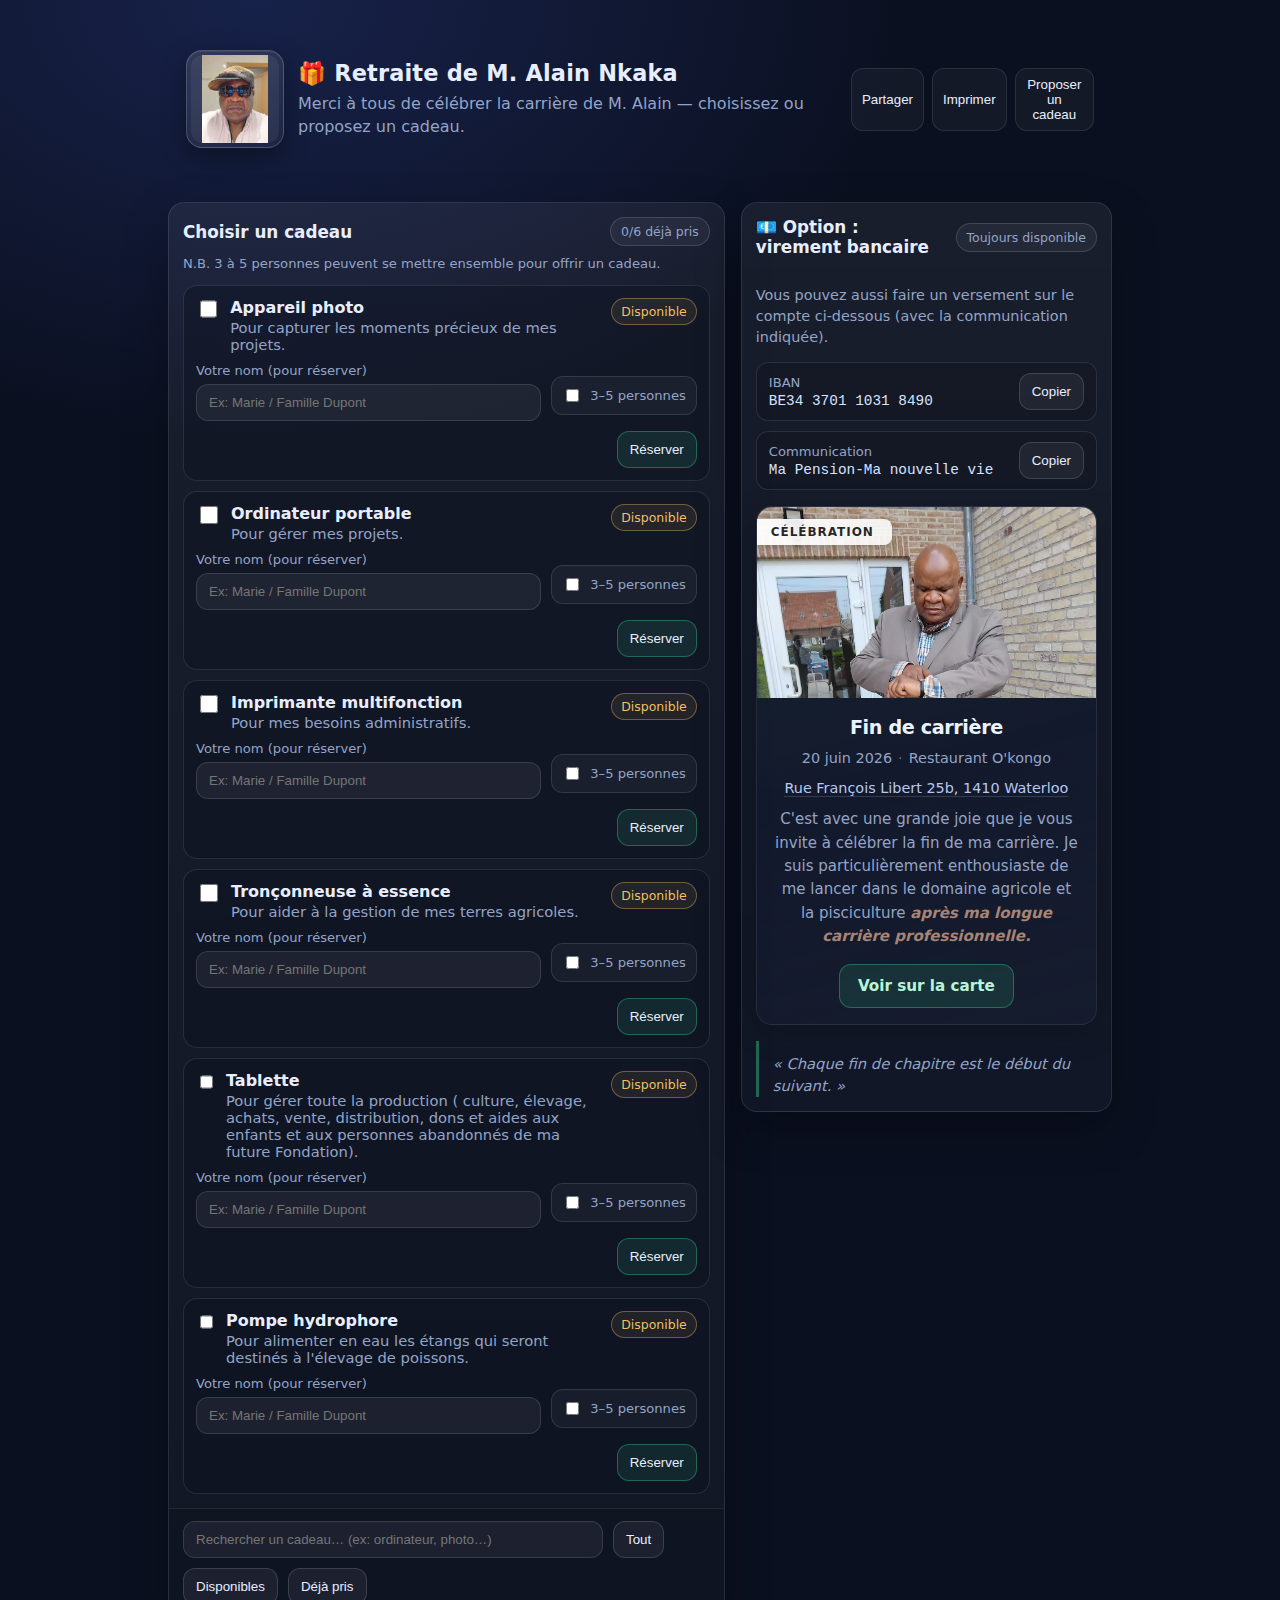
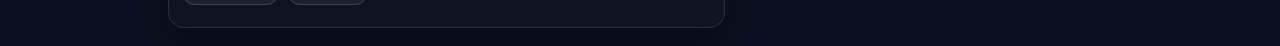
<file: index.html>
<!doctype html>
<html lang="fr">
<head>
  <meta charset="utf-8" />
  <meta name="viewport" content="width=device-width, initial-scale=1" />
  <title>Liste de cadeaux – Fin de carrière</title>
  <link rel="stylesheet" href="style.css" />
</head>

<body>
  <header>
    <div class="hero">
      <div id="avatar" class="avatar">
        <img src="al2.webp" alt="Portrait d'Alain Nkaka" class="avatar-img" width="88" height="88">
      </div>
      <div class="hero-text">
        <h1>🎁 Retraite de M. Alain Nkaka</h1>
        <p class="lead">Merci à tous de célébrer la carrière de M. Alain — choisissez ou proposez un cadeau.</p>
        <!-- <div class="muted-note">Les réservations sont enregistrées localement sur cet appareil (localStorage).</div> -->
        
      </div>
      <div class="hero-actions">
        <button class="action-btn" id="shareBtn">Partager</button>
        <button class="action-btn" id="printBtn">Imprimer</button>
        <button class="action-btn" id="openAddGift">Proposer un cadeau</button>
      </div>
    </div>
  </header>

  <main>
    <section class="card" aria-label="Liste de cadeaux">
      <div class="hd">
        <h2>Choisir un cadeau</h2>
        <span class="badge" id="stats">—</span>
      </div>
      <p class="small gift-note">N.B. 3 à 5 personnes peuvent se mettre ensemble pour offrir un cadeau.</p>
      <div class="content">
        <ul class="list" id="giftList" aria-live="polite"></ul>
      </div>

      <div class="toolbar">
        <div class="left">
          <input id="search" type="search" placeholder="Rechercher un cadeau… (ex: ordinateur, photo…)" autocomplete="off" />
          <button id="showAll">Tout</button>
          <button id="showAvailable">Disponibles</button>
          <button id="showTaken">Déjà pris</button>
        </div>
        <div class="right">
          <button id="reset" data-action="reset" title="Effacer les réservations dans ce navigateur">Réinitialiser</button>
        </div>
      </div>
    </section>

    <aside class="card" aria-label="Infos virement">
      <div class="hd">
        <h2>💶 Option : virement bancaire</h2>
        <span class="badge">Toujours disponible</span>
      </div>
      <div class="content">
        <p class="note">
          Vous pouvez aussi faire un versement sur le compte ci-dessous (avec la communication indiquée).
        </p>

        <div class="copyline">
          <div>
            <div class="small">IBAN</div>
            <code id="iban">BE34 3701 1031 8490</code>
          </div>
          <button class="btn" data-copy="#iban">Copier</button>
        </div>

        <div class="copyline">
          <div>
            <div class="small">Communication</div>
            <code id="comm">Ma Pension-Ma nouvelle vie</code>
          </div>
          <button class="btn" data-copy="#comm">Copier</button>
        </div>

        <div class="announcement" role="note" aria-label="Annonce célébration">
          <div class="announce-body">
            <div class="announce-hero-wrap">
              <img src="al1.webp" alt="Restaurant O'kongo — Rue François Libert 25b, 1410 Waterloo" class="announce-hero" />
              <span class="announce-ribbon">Célébration</span>
            </div>
            <div class="announce-content">
              <h3 class="announce-title">Fin de carrière</h3>
              <p class="announce-meta-line">
                <span class="announce-date">20 juin 2026</span>
                <span class="announce-dot">·</span>
                <span class="announce-venue">Restaurant O'kongo</span>
              </p>
              <p class="announce-address">
                <a href="https://www.google.com/maps/search/?api=1&query=Rue+Fran%C3%A7ois+Libert+25b+1410+Waterloo" target="_blank" rel="noopener">Rue François Libert 25b, 1410 Waterloo</a>
              </p>
              <p class="announce-text">C'est avec une grande joie que je vous invite à célébrer la fin de ma carrière. Je suis particulièrement enthousiaste de me lancer dans le domaine agricole et la pisciculture <span style="color: rgb(168, 132, 117); font-weight: 600; font-style: italic;">après ma longue carrière professionnelle.</span></p>
              <div class="announce-actions">
                <a class="btn announce-cta" href="https://www.google.com/maps/search/?api=1&query=Rue+Fran%C3%A7ois+Libert+25b+1410+Waterloo" target="_blank" rel="noopener">Voir sur la carte</a>
              </div>
            </div>
          </div>
        </div>

        <blockquote class="announce-quote" cite="">
          «&nbsp;Chaque fin de chapitre est le début du suivant.&nbsp;»
        </blockquote>
      </div>
    </aside>
  </main>

  <div class="toast" id="toast" role="status" aria-live="polite">Copié ✅</div>

  <!-- Modal : proposer un cadeau -->
  <div id="addGiftModal" class="modal" aria-hidden="true" role="dialog" aria-modal="true">
    <div class="modal-panel" role="document" tabindex="-1">
      <button class="modal-close" id="closeAddGift" aria-label="Fermer">✕</button>
      <h3>Proposer un cadeau</h3>
      <p class="small" style="margin-top:4px;">Votre proposition sera enregistrée localement sur votre appareil et partagée manuellement si vous le souhaitez.</p>
      <form id="addGiftForm">
        <label>Nom du cadeau
          <input id="giftTitle" type="text" required placeholder="Ex: Tablette graphique" autocomplete="off">
        </label>
        <label>Description
          <input id="giftDesc" type="text" placeholder="Courte description (facultatif)" autocomplete="off">
        </label>
        <div class="modal-actions">
          <button type="submit" class="btn primary">Ajouter</button>
          <button type="button" class="btn" id="cancelAddGift">Annuler</button>
        </div>
      </form>
    </div>
  </div>

  <!-- Modal : confirmation suppression -->
  <div id="deleteConfirmModal" class="modal modal--warning" aria-hidden="true" role="dialog" aria-modal="true" aria-labelledby="deleteConfirmTitle">
    <div class="modal-panel modal-panel--confirm" role="document" tabindex="-1">
      <button class="modal-close" id="closeDeleteConfirm" aria-label="Fermer">✕</button>
      <div class="confirm-icon" aria-hidden="true">⚠</div>
      <h3 id="deleteConfirmTitle" class="confirm-title">Supprimer ce cadeau ?</h3>
      <p id="deleteConfirmMessage" class="confirm-message">Ce cadeau sera retiré définitivement de la liste.</p>
      <div class="modal-actions modal-actions--confirm">
        <button type="button" class="btn" id="cancelDeleteConfirm">Annuler</button>
        <button type="button" class="btn danger" id="confirmDeleteBtn">Supprimer</button>
      </div>
    </div>
  </div>

<script src="main.js"></script>
</body>
</html>
</file>
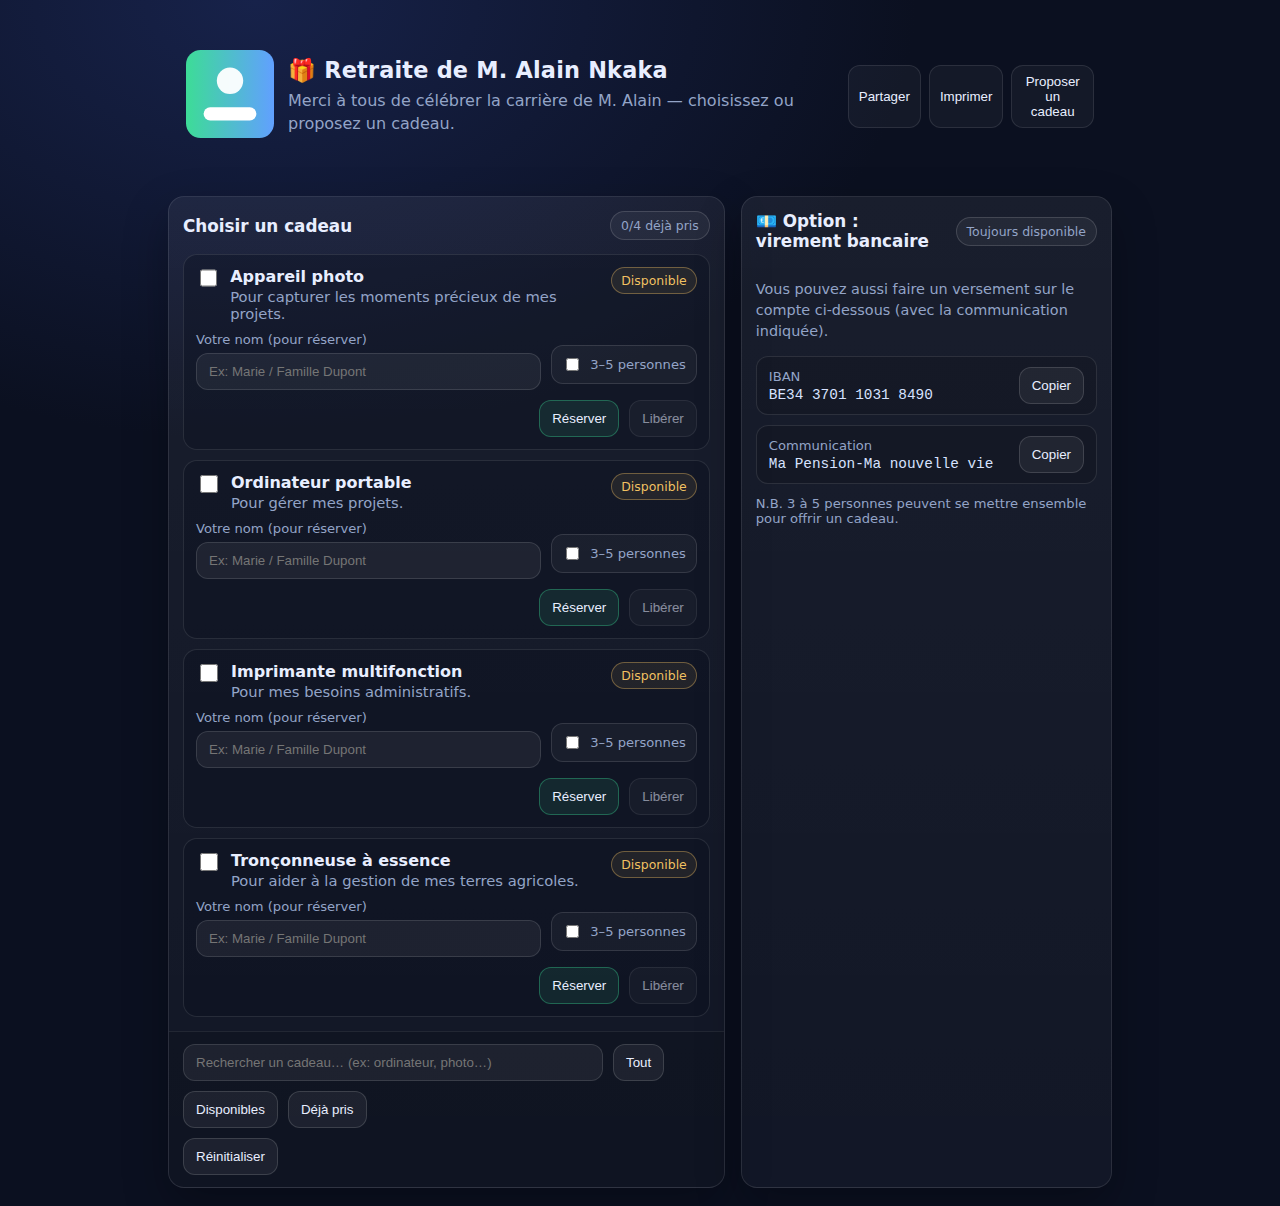
<file: html/index.html>
<!doctype html>
<html lang="fr">
<head>
  <meta charset="utf-8" />
  <meta name="viewport" content="width=device-width, initial-scale=1" />
  <title>Liste de cadeaux – Fin de carrière</title>
  <link rel="stylesheet" href="../css/style.css">
</head>

<body>
  <header>
    <div class="hero">
      <div class="avatar" aria-hidden="true">
        <svg viewBox="0 0 120 120" width="88" height="88" xmlns="http://www.w3.org/2000/svg" aria-hidden="true">
          <defs>
            <linearGradient id="g" x1="0" x2="1">
              <stop offset="0" stop-color="#3ddc97" />
              <stop offset="1" stop-color="#61a0ff" />
            </linearGradient>
          </defs>
          <rect rx="20" width="120" height="120" fill="url(#g)" />
          <g fill="#fff" transform="translate(18,20)">
            <circle cx="42" cy="22" r="18" opacity="0.95" />
            <rect x="6" y="58" width="72" height="18" rx="9" />
          </g>
        </svg>
      </div>
      <div class="hero-text">
        <h1>🎁 Retraite de M. Alain Nkaka</h1>
        <p class="lead">Merci à tous de célébrer la carrière de M. Alain — choisissez ou proposez un cadeau.</p>
        <!-- <div class="muted-note">Les réservations sont enregistrées localement sur cet appareil (localStorage).</div> -->
      </div>
      <div class="hero-actions">
        <button class="action-btn" id="shareBtn">Partager</button>
        <button class="action-btn" id="printBtn">Imprimer</button>
        <button class="action-btn" id="openAddGift">Proposer un cadeau</button>
      </div>
    </div>
  </header>

  <main>
    <section class="card" aria-label="Liste de cadeaux">
      <div class="hd">
        <h2>Choisir un cadeau</h2>
        <span class="badge" id="stats">—</span>
      </div>

      <div class="content">
        <ul class="list" id="giftList" aria-live="polite"></ul>
      </div>

      <div class="toolbar">
        <div class="left">
          <input id="search" type="search" placeholder="Rechercher un cadeau… (ex: ordinateur, photo…)" autocomplete="off" />
          <button id="showAll">Tout</button>
          <button id="showAvailable">Disponibles</button>
          <button id="showTaken">Déjà pris</button>
        </div>
        <div class="right">
          <button id="reset" title="Effacer les réservations dans ce navigateur">Réinitialiser</button>
        </div>
      </div>
    </section>

    <aside class="card" aria-label="Infos virement">
      <div class="hd">
        <h2>💶 Option : virement bancaire</h2>
        <span class="badge">Toujours disponible</span>
      </div>
      <div class="content">
        <p class="note">
          Vous pouvez aussi faire un versement sur le compte ci-dessous (avec la communication indiquée).
        </p>

        <div class="copyline">
          <div>
            <div class="small">IBAN</div>
            <code id="iban">BE34 3701 1031 8490</code>
          </div>
          <button class="btn" data-copy="#iban">Copier</button>
        </div>

        <div class="copyline">
          <div>
            <div class="small">Communication</div>
            <code id="comm">Ma Pension-Ma nouvelle vie</code>
          </div>
          <button class="btn" data-copy="#comm">Copier</button>
        </div>

        <p class="small" style="margin-top:12px;">
          N.B. 3 à 5 personnes peuvent se mettre ensemble pour offrir un cadeau.
        </p>
      </div>
    </aside>
  </main>

  <div class="toast" id="toast" role="status" aria-live="polite">Copié ✅</div>

  <!-- Modal : proposer un cadeau -->
  <div id="addGiftModal" class="modal" aria-hidden="true" role="dialog" aria-modal="true">
    <div class="modal-panel" role="document" tabindex="-1">
      <button class="modal-close" id="closeAddGift" aria-label="Fermer">✕</button>
      <h3>Proposer un cadeau</h3>
      <p class="small" style="margin-top:4px;">Votre proposition sera enregistrée localement sur votre appareil et partagée manuellement si vous le souhaitez.</p>
      <form id="addGiftForm">
        <label>Nom du cadeau
          <input id="giftTitle" type="text" required placeholder="Ex: Tablette graphique" autocomplete="off">
        </label>
        <label>Description
          <input id="giftDesc" type="text" placeholder="Courte description (facultatif)" autocomplete="off">
        </label>
        <div class="modal-actions">
          <button type="submit" class="btn primary">Ajouter</button>
          <button type="button" class="btn" id="cancelAddGift">Annuler</button>
        </div>
      </form>
    </div>
  </div>

<script src="../js/main.js"></script>
</body>
</html>
</file>
<file: style.css>
:root { --bg:#0b1020; --card:#121a33; --muted:#93a4c7; --text:#e8eeff; --ok:#3ddc97; --warn:#ffcc66; --danger:#ff6b6b; }
* { box-sizing: border-box; }
body {
  margin: 0; font-family: ui-sans-serif, system-ui, -apple-system, Segoe UI, Roboto, Arial, sans-serif;
  background: radial-gradient(1200px 800px at 20% 0%, #17224a 0%, var(--bg) 55%);
  color: var(--text);
}
header {
  padding: 28px 18px 14px;
  max-width: 980px; margin: 0 auto;
}
h1 { margin: 0 0 8px; font-size: 1.6rem; letter-spacing: 0.2px; }
p.lead { margin: 0; color: var(--muted); line-height: 1.45; }
main { max-width: 980px; margin: 0 auto; padding: 18px; display: grid; gap: 16px; grid-template-columns: 1.2fr 0.8fr; align-items: start; }
@media (max-width: 900px) { main { grid-template-columns: 1fr; } }

.card {
  background: linear-gradient(180deg, rgba(255,255,255,.06), rgba(255,255,255,.03));
  border: 1px solid rgba(255,255,255,.10);
  border-radius: 16px;
  box-shadow: 0 18px 45px rgba(0,0,0,.28);
  overflow: hidden;
}
.card .hd { padding: 14px 14px 0; display:flex; align-items:center; justify-content:space-between; gap: 10px; }
.gift-note {
  margin: 0;
  padding: 10px 14px 0 14px;
  max-width: 100%;
  box-sizing: border-box;
}
.card h2 { margin: 0; font-size: 1.05rem; }
.badge {
  font-size: .78rem; padding: 6px 10px; border-radius: 999px;
  border: 1px solid rgba(255,255,255,.14);
  color: var(--muted);
  background: rgba(255,255,255,.05);
  white-space: nowrap;
}
.content { padding: 14px; }

.toolbar {
  display:flex; gap: 10px; flex-wrap: wrap;
  align-items: center; justify-content: space-between;
  padding: 12px 14px; border-top: 1px solid rgba(255,255,255,.08);
  background: rgba(0,0,0,.12);
}
.toolbar .left { display:flex; gap: 10px; flex-wrap: wrap; align-items:center; }
.toolbar input[type="search"]{
  background: rgba(255,255,255,.06);
  border: 1px solid rgba(255,255,255,.12);
  color: var(--text);
  border-radius: 12px;
  padding: 10px 12px;
  width: min(420px, 70vw);
  outline: none;
}
.toolbar button{
  border: 1px solid rgba(255,255,255,.14);
  background: rgba(255,255,255,.06);
  color: var(--text);
  border-radius: 12px;
  padding: 10px 12px;
  cursor: pointer;
  transition: transform .05s ease, background .2s ease, border-color .2s ease;
}
.toolbar button:hover { background: rgba(255,255,255,.10); }
.toolbar button:active { transform: translateY(1px); }

ul.list { list-style: none; margin: 0; padding: 0; display: grid; gap: 10px; }
li.item {
  border: 1px solid rgba(255,255,255,.10);
  background: rgba(10, 14, 28, .35);
  border-radius: 14px;
  padding: 12px;
  display: grid;
  gap: 10px;
}
.row {
  display:flex; align-items: flex-start; justify-content: space-between; gap: 12px;
}
.title {
  display:flex; gap: 10px; align-items: flex-start;
}
.title input[type="checkbox"]{
  width: 18px; height: 18px; margin-top: 2px;
  accent-color: var(--ok);
}
.title .name { font-weight: 650; }
.title .desc { color: var(--muted); font-size: .92rem; margin-top: 2px; }
.meta {
  display:flex; gap: 8px; align-items:center; flex-wrap: wrap; justify-content:flex-end;
}
.tag {
  font-size: .78rem; padding: 5px 9px; border-radius: 999px;
  border: 1px solid rgba(255,255,255,.14);
  background: rgba(255,255,255,.05);
  color: var(--muted);
}
.tag.ok { border-color: rgba(61,220,151,.35); color: rgba(61,220,151,.95); background: rgba(61,220,151,.08); }
.tag.warn { border-color: rgba(255,204,102,.35); color: rgba(255,204,102,.95); background: rgba(255,204,102,.08); }

.reserve {
  display: grid; grid-template-columns: 1fr auto; gap: 10px; align-items: end;
}
.reserve label { display:block; font-size: .82rem; color: var(--muted); margin: 0 0 6px; }
.reserve input[type="text"]{
  width: 100%;
  background: rgba(255,255,255,.06);
  border: 1px solid rgba(255,255,255,.12);
  color: var(--text);
  border-radius: 12px;
  padding: 10px 12px;
  outline: none;
}
.reserve .group {
  display:flex; gap: 8px; align-items:center;
  padding: 9px 10px;
  border-radius: 12px;
  border: 1px solid rgba(255,255,255,.12);
  background: rgba(255,255,255,.04);
  color: var(--muted);
  user-select: none;
  white-space: nowrap;
}
.reserve .group input { accent-color: var(--warn); }
.actions { display:flex; gap: 10px; justify-content:flex-end; flex-wrap: wrap; }
.btn {
  border-radius: 12px; padding: 10px 12px; cursor:pointer;
  border: 1px solid rgba(255,255,255,.14);
  background: rgba(255,255,255,.06);
  color: var(--text);
}
.btn.primary { border-color: rgba(61,220,151,.35); background: rgba(61,220,151,.10); }
.btn.danger { border-color: rgba(255,107,107,.35); background: rgba(255,107,107,.08); }
.btn:disabled { opacity: .55; cursor: not-allowed; }
.purchased {
  opacity: .72;
  position: relative;
}
.purchased .name { text-decoration: line-through; text-decoration-thickness: 2px; }
.note {
  font-size: .9rem; color: var(--muted); line-height: 1.45;
}
.copyline {
  display:flex; gap: 10px; align-items:center; justify-content: space-between;
  padding: 10px 12px; border-radius: 12px;
  border: 1px solid rgba(255,255,255,.10);
  background: rgba(0,0,0,.12);
  margin-top: 10px;
}
code {
  font-family: ui-monospace, SFMono-Regular, Menlo, Monaco, Consolas, "Liberation Mono", "Courier New", monospace;
  font-size: .9rem;
  color: #d7e2ff;
}
.small { font-size: .82rem; color: var(--muted); }
.toast {
  position: fixed; bottom: 14px; left: 50%; transform: translateX(-50%);
  background: rgba(15, 22, 44, .95);
  border: 1px solid rgba(255,255,255,.12);
  padding: 10px 12px;
  border-radius: 999px;
  box-shadow: 0 15px 40px rgba(0,0,0,.35);
  opacity: 0; pointer-events: none;
  transition: opacity .2s ease, transform .2s ease;
}

/* admin-unlock removed: no visible unlock button */
.toast.show { opacity: 1; transform: translateX(-50%) translateY(-4px); }

/* Hero */
.hero { display:flex; gap:14px; align-items:center; max-width:980px; margin: 0 auto; padding: 22px 18px; }
.avatar {
  flex: 0 0 auto;
  min-width: 0;
  padding: 4px;
  border-radius: 16px;
  background: linear-gradient(145deg, rgba(255,255,255,.12), rgba(255,255,255,.04));
  border: 1px solid rgba(255,255,255,.18);
  box-shadow: 0 8px 24px rgba(0,0,0,.35), inset 0 1px 0 rgba(255,255,255,.08);
}
.avatar-img {
  width: 88px;
  height: 88px;
  border-radius: 12px;
  object-fit: contain;
  object-position: center center;
  display: block;
  background: rgba(255,255,255,.06);
  transition: filter .2s ease;
}
.avatar:hover .avatar-img { filter: brightness(1.05); }
.hero-text { flex: 1 1 auto; }
.hero-text h1 { margin: 0 0 6px; font-size: 1.4rem; }
.hero-actions { display:flex; gap:8px; }
.action-btn { border-radius: 12px; padding: 8px 10px; cursor: pointer; border: 1px solid rgba(255,255,255,.10); background: rgba(255,255,255,.04); color: var(--text); }
.action-btn:hover { background: rgba(255,255,255,.08); }

/* Visual admin indicator */
body.is-admin .hero-actions::after {
  content: "Admin";
  display: inline-block;
  margin-left: 10px;
  font-size: .82rem;
  padding: 6px 8px;
  border-radius: 10px;
  color: var(--ok);
  background: rgba(61,220,151,.06);
  border: 1px solid rgba(61,220,151,.12);
}

/* ——— Carte Célébration / Fin de carrière ——— */
.announcement {
  margin-top: 16px;
  margin-bottom: 16px;
  background: linear-gradient(165deg, rgba(61,220,151,.06) 0%, rgba(18,26,51,.4) 50%, rgba(97,160,255,.03) 100%);
  border: 1px solid rgba(255,255,255,.08);
  border-radius: 16px;
  overflow: hidden;
  box-shadow: 0 8px 32px rgba(0,0,0,.2), inset 0 1px 0 rgba(255,255,255,.04);
  color: var(--text);
  min-width: 0;
}
.announce-body { display: block; min-width: 0; }
.announce-hero-wrap {
  position: relative;
  border-radius: 0;
  overflow: hidden;
  aspect-ratio: 16 / 9;
  max-height: 200px;
  background: rgba(0,0,0,.2);
}
.announce-hero {
  width: 100%;
  height: 100%;
  object-fit: cover;
  object-position: center top;
  display: block;
  border: none;
  margin: 0;
  vertical-align: middle;
  filter: saturate(1.05) contrast(1.02);
}
.announce-ribbon {
  position: absolute;
  top: 12px;
  left: 0;
  font-size: .75rem;
  font-weight: 700;
  letter-spacing: .08em;
  text-transform: uppercase;
  color: rgba(0,0,0,.85);
  background: linear-gradient(90deg, rgba(255,255,255,.95), rgba(255,255,255,.85));
  padding: 6px 14px;
  padding-right: 18px;
  border-radius: 0 8px 8px 0;
  box-shadow: 0 2px 12px rgba(0,0,0,.25);
}
.announce-content {
  padding: 18px 16px 16px;
  text-align: center;
}
.announce-title {
  margin: 0 0 8px;
  font-size: 1.2rem;
  font-weight: 800;
  letter-spacing: -.02em;
  color: #eaf3ff;
  line-height: 1.25;
}
.announce-meta-line {
  display: flex;
  align-items: center;
  justify-content: center;
  gap: 6px;
  flex-wrap: wrap;
  margin: 0 0 12px;
  font-size: .9rem;
  color: var(--muted);
  line-height: 1.4;
}
.announce-dot { opacity: .6; user-select: none; }
.announce-address {
  margin: 0 0 12px;
  font-size: .9rem;
  color: var(--muted);
}
.announce-address a {
  color: #b8c8f0;
  text-decoration: none;
  border-bottom: 1px solid rgba(255,255,255,.15);
}
.announce-address a:hover { color: var(--text); border-bottom-color: rgba(255,255,255,.3); }
.announce-text {
  margin: 0 0 16px;
  font-size: .94rem;
  line-height: 1.55;
  color: var(--muted);
  max-width: 38ch;
  margin-left: auto;
  margin-right: auto;
}
.announce-actions {
  display: flex;
  justify-content: center;
  align-items: center;
  margin: 0;
}
.announce-cta {
  padding: 10px 18px;
  min-height: 44px;
  border-radius: 12px;
  font-size: .95rem;
  font-weight: 600;
  text-decoration: none;
  text-align: center;
  border: 1px solid rgba(61,220,151,.35);
  background: rgba(61,220,151,.12);
  color: #b8f5d8;
  transition: transform .15s ease, box-shadow .2s ease, background .2s ease;
  display: inline-flex;
  align-items: center;
  justify-content: center;
}
.announce-cta:hover,
.announce-cta:focus {
  background: rgba(61,220,151,.2);
  box-shadow: 0 8px 24px rgba(61,220,151,.15);
  transform: translateY(-2px);
}
.announce-cta:focus { outline: 2px solid rgba(61,220,151,.4); outline-offset: 2px; }

.announce-quote {
  margin: 16px 0 0;
  padding: 12px 0 0 14px;
  border-left: 3px solid rgba(61,220,151,.4);
  font-size: .92rem;
  font-style: italic;
  color: var(--muted);
  line-height: 1.5;
}

@media (prefers-reduced-motion: reduce) {
  .announce-cta { transition: none; }
  .announce-cta:hover { transform: none; }
}

/* Hide "Libérer" and "Réinitialiser" by default; reveal for admins */
.btn[data-action="unreserve"],
.btn[data-action="delete"],
button[data-action="reset"] { display: none !important; }
.is-admin .btn[data-action="unreserve"],
.is-admin .btn[data-action="delete"],
.is-admin button[data-action="reset"] { display: inline-block !important; }

/* Responsive carte célébration — mobile */
@media (max-width: 900px) {
  .announcement { margin-top: 14px; margin-bottom: 14px; }
  .announce-content { padding: 16px 14px 14px; }
}

@media (max-width: 600px) {
  .announcement { margin-left: -2px; margin-right: -2px; border-radius: 14px; }
  .announce-hero-wrap {
    aspect-ratio: unset;
    max-height: none;
    height: 0;
    padding-bottom: 56.25%;
    position: relative;
  }
  .announce-hero-wrap .announce-hero {
    position: absolute;
    top: 0;
    left: 0;
    width: 100%;
    height: 100%;
    object-fit: cover;
    object-position: center top;
  }
  .announce-content { padding: 14px 12px 12px; }
  .announce-title { font-size: 1.12rem; }
  .announce-meta-line { font-size: .88rem; margin-bottom: 10px; }
  .announce-text { font-size: .9rem; max-width: none; margin-bottom: 14px; }
  .announce-actions { width: 100%; }
  .announce-cta { width: 100%; min-height: 48px; padding: 12px 16px; }
}

@media (max-width: 420px) {
  .announcement { margin-left: 0; margin-right: 0; border-radius: 12px; }
  .announce-ribbon { font-size: .7rem; padding: 5px 10px; padding-right: 14px; top: 8px; }
  .announce-content { padding: 12px 10px 10px; }
  .announce-title { font-size: 1.05rem; }
  .announce-meta-line { font-size: .85rem; }
}

/* Modal */
.modal { position: fixed; inset: 0; display: none; align-items: center; justify-content: center; background: rgba(2,6,20,0.78); backdrop-filter: blur(4px); z-index: 60; }
.modal[aria-hidden="false"] { display: flex; }
.modal-panel { background: linear-gradient(180deg, #0f1630, #0b1020); color: var(--text); border-radius: 12px; padding: 18px; width: min(520px, 96%); border: 1px solid rgba(255,255,255,.06); position: relative; box-shadow: 0 28px 60px rgba(2,8,20,.7); transform-origin: center; transform: translateY(6px) scale(.995); opacity: 0; transition: transform .18s ease, opacity .18s ease; }
.modal[aria-hidden="false"] .modal-panel { transform: translateY(0) scale(1); opacity: 1; }
.modal-panel h3 { margin:0 0 8px; }
.modal-panel label { display:block; margin: 10px 0; color: var(--muted); }
.modal-panel input { width:100%; padding: 10px 12px; border-radius: 8px; border: 1px solid rgba(255,255,255,.08); background: rgba(255,255,255,.06); color: #071028; }
.modal-panel label { color: #cbd7ff; }
.modal-panel .small { color: #b5c6ef; }
.modal-panel input:focus { outline: 2px solid rgba(97,160,255,.22); box-shadow: 0 6px 18px rgba(61,220,151,.06); border-color: rgba(97,160,255,.35); }
.modal-actions { display:flex; gap:8px; justify-content:flex-end; margin-top: 8px; }
.modal-close { position: absolute; right: 10px; top: 10px; border: none; background: transparent; color: var(--muted); font-size: 1.1rem; cursor: pointer; }
.modal-close:hover { color: var(--text); }

/* Modal confirmation / warning */
.modal--warning .modal-panel { border-color: rgba(255, 107, 107, 0.25); box-shadow: 0 28px 60px rgba(0,0,0,.7), 0 0 0 1px rgba(255, 107, 107, 0.08); }
.modal-panel--confirm { text-align: center; padding-top: 28px; }
.confirm-icon { width: 52px; height: 52px; margin: 0 auto 14px; display: flex; align-items: center; justify-content: center; font-size: 1.75rem; border-radius: 50%; background: rgba(255, 107, 107, 0.12); color: var(--danger); border: 1px solid rgba(255, 107, 107, 0.3); }
.confirm-title { margin: 0 0 8px; font-size: 1.15rem; }
.confirm-message { margin: 0; color: var(--muted); font-size: 0.95rem; line-height: 1.45; }
.modal-actions--confirm { justify-content: center; margin-top: 20px; gap: 12px; flex-wrap: wrap; }
.modal-actions--confirm .btn { min-width: 100px; }

/* Simple confetti items */
.confetti { position: fixed; pointer-events: none; inset: 0; overflow: visible; z-index: 120; }
.confetti .piece { position: absolute; width: 10px; height: 14px; opacity: .95; transform-origin: center; }

@keyframes confetti-fall { to { transform: translateY(120vh) rotate(720deg); opacity: 0.6; } }

/* Responsive adjustments */
@media (max-width: 900px) {
  .hero { flex-direction: column; align-items: flex-start; gap: 12px; padding: 16px 14px; }
  .hero-text h1 { font-size: 1.25rem; }
  .hero-actions { width: 100%; justify-content: flex-start; gap: 8px; flex-wrap: wrap; }
  .avatar { padding: 3px; border-radius: 14px; }
  .avatar svg, .avatar-img { width: 72px; height: 72px; }

  main { padding: 12px; grid-template-columns: 1fr; }

  .toolbar { padding: 10px 12px; }
  .toolbar .left { flex-direction: column; align-items: stretch; gap: 8px; }
  .toolbar input[type="search"] { width: 100%; }
  .toolbar .right { margin-top: 6px; }

  .reserve { grid-template-columns: 1fr; }
  .reserve .group { justify-self: start; }

  .modal-panel { width: calc(100% - 32px); max-height: 92vh; overflow: auto; }
  .modal-panel--confirm { padding: 22px 18px; }
  .confirm-icon { width: 46px; height: 46px; font-size: 1.5rem; margin-bottom: 12px; }
  .modal-actions--confirm { margin-top: 16px; }
}

@media (max-width: 600px) {
  main { overflow-x: hidden; }
  .card .content { min-width: 0; }

  .hero { padding: 12px; }
  .hero-text h1 { font-size: 1.05rem; }
  .hero-text .lead { font-size: .95rem; }
  .action-btn { padding: 7px 8px; font-size: .92rem; }

  li.item { padding: 10px; }
  .title .name { font-size: 0.98rem; }
  .title .desc { font-size: 0.88rem; }

  .modal-panel { padding: 14px; }
  .modal-panel--confirm { padding: 20px 14px; padding-top: 24px; }
  .confirm-icon { width: 44px; height: 44px; font-size: 1.4rem; }
  .confirm-title { font-size: 1.05rem; }
  .confirm-message { font-size: 0.9rem; }
  .modal-actions--confirm { flex-direction: column; margin-top: 18px; }
  .modal-actions--confirm .btn { width: 100%; min-width: 0; }
  .modal-close { right: 8px; top: 8px; }
}

/* Tighten spacing on very small screens */
@media (max-width: 420px) {
  .hero { gap:10px; }
  .avatar { padding: 2px; border-radius: 12px; }
  .avatar svg, .avatar-img { width: 60px; height: 60px; }
  .hero-actions { justify-content: space-between; }
}
</file>
<file: css/style.css>
:root { --bg:#0b1020; --card:#121a33; --muted:#93a4c7; --text:#e8eeff; --ok:#3ddc97; --warn:#ffcc66; --danger:#ff6b6b; }
* { box-sizing: border-box; }
body {
  margin: 0; font-family: ui-sans-serif, system-ui, -apple-system, Segoe UI, Roboto, Arial, sans-serif;
  background: radial-gradient(1200px 800px at 20% 0%, #17224a 0%, var(--bg) 55%);
  color: var(--text);
}
header {
  padding: 28px 18px 14px;
  max-width: 980px; margin: 0 auto;
}
h1 { margin: 0 0 8px; font-size: 1.6rem; letter-spacing: 0.2px; }
p.lead { margin: 0; color: var(--muted); line-height: 1.45; }
main { max-width: 980px; margin: 0 auto; padding: 18px; display: grid; gap: 16px; grid-template-columns: 1.2fr 0.8fr; }
@media (max-width: 900px) { main { grid-template-columns: 1fr; } }

.card {
  background: linear-gradient(180deg, rgba(255,255,255,.06), rgba(255,255,255,.03));
  border: 1px solid rgba(255,255,255,.10);
  border-radius: 16px;
  box-shadow: 0 18px 45px rgba(0,0,0,.28);
  overflow: hidden;
}
.card .hd { padding: 14px 14px 0; display:flex; align-items:center; justify-content:space-between; gap: 10px; }
.card h2 { margin: 0; font-size: 1.05rem; }
.badge {
  font-size: .78rem; padding: 6px 10px; border-radius: 999px;
  border: 1px solid rgba(255,255,255,.14);
  color: var(--muted);
  background: rgba(255,255,255,.05);
  white-space: nowrap;
}
.content { padding: 14px; }

.toolbar {
  display:flex; gap: 10px; flex-wrap: wrap;
  align-items: center; justify-content: space-between;
  padding: 12px 14px; border-top: 1px solid rgba(255,255,255,.08);
  background: rgba(0,0,0,.12);
}
.toolbar .left { display:flex; gap: 10px; flex-wrap: wrap; align-items:center; }
.toolbar input[type="search"]{
  background: rgba(255,255,255,.06);
  border: 1px solid rgba(255,255,255,.12);
  color: var(--text);
  border-radius: 12px;
  padding: 10px 12px;
  width: min(420px, 70vw);
  outline: none;
}
.toolbar button{
  border: 1px solid rgba(255,255,255,.14);
  background: rgba(255,255,255,.06);
  color: var(--text);
  border-radius: 12px;
  padding: 10px 12px;
  cursor: pointer;
  transition: transform .05s ease, background .2s ease, border-color .2s ease;
}
.toolbar button:hover { background: rgba(255,255,255,.10); }
.toolbar button:active { transform: translateY(1px); }

ul.list { list-style: none; margin: 0; padding: 0; display: grid; gap: 10px; }
li.item {
  border: 1px solid rgba(255,255,255,.10);
  background: rgba(10, 14, 28, .35);
  border-radius: 14px;
  padding: 12px;
  display: grid;
  gap: 10px;
}
.row {
  display:flex; align-items: flex-start; justify-content: space-between; gap: 12px;
}
.title {
  display:flex; gap: 10px; align-items: flex-start;
}
.title input[type="checkbox"]{
  width: 18px; height: 18px; margin-top: 2px;
  accent-color: var(--ok);
}
.title .name { font-weight: 650; }
.title .desc { color: var(--muted); font-size: .92rem; margin-top: 2px; }
.meta {
  display:flex; gap: 8px; align-items:center; flex-wrap: wrap; justify-content:flex-end;
}
.tag {
  font-size: .78rem; padding: 5px 9px; border-radius: 999px;
  border: 1px solid rgba(255,255,255,.14);
  background: rgba(255,255,255,.05);
  color: var(--muted);
}
.tag.ok { border-color: rgba(61,220,151,.35); color: rgba(61,220,151,.95); background: rgba(61,220,151,.08); }
.tag.warn { border-color: rgba(255,204,102,.35); color: rgba(255,204,102,.95); background: rgba(255,204,102,.08); }

.reserve {
  display: grid; grid-template-columns: 1fr auto; gap: 10px; align-items: end;
}
.reserve label { display:block; font-size: .82rem; color: var(--muted); margin: 0 0 6px; }
.reserve input[type="text"]{
  width: 100%;
  background: rgba(255,255,255,.06);
  border: 1px solid rgba(255,255,255,.12);
  color: var(--text);
  border-radius: 12px;
  padding: 10px 12px;
  outline: none;
}
.reserve .group {
  display:flex; gap: 8px; align-items:center;
  padding: 9px 10px;
  border-radius: 12px;
  border: 1px solid rgba(255,255,255,.12);
  background: rgba(255,255,255,.04);
  color: var(--muted);
  user-select: none;
  white-space: nowrap;
}
.reserve .group input { accent-color: var(--warn); }
.actions { display:flex; gap: 10px; justify-content:flex-end; flex-wrap: wrap; }
.btn {
  border-radius: 12px; padding: 10px 12px; cursor:pointer;
  border: 1px solid rgba(255,255,255,.14);
  background: rgba(255,255,255,.06);
  color: var(--text);
}
.btn.primary { border-color: rgba(61,220,151,.35); background: rgba(61,220,151,.10); }
.btn.danger { border-color: rgba(255,107,107,.35); background: rgba(255,107,107,.08); }
.btn:disabled { opacity: .55; cursor: not-allowed; }
.purchased {
  opacity: .72;
  position: relative;
}
.purchased .name { text-decoration: line-through; text-decoration-thickness: 2px; }
.note {
  font-size: .9rem; color: var(--muted); line-height: 1.45;
}
.copyline {
  display:flex; gap: 10px; align-items:center; justify-content: space-between;
  padding: 10px 12px; border-radius: 12px;
  border: 1px solid rgba(255,255,255,.10);
  background: rgba(0,0,0,.12);
  margin-top: 10px;
}
code {
  font-family: ui-monospace, SFMono-Regular, Menlo, Monaco, Consolas, "Liberation Mono", "Courier New", monospace;
  font-size: .9rem;
  color: #d7e2ff;
}
.small { font-size: .82rem; color: var(--muted); }
.toast {
  position: fixed; bottom: 14px; left: 50%; transform: translateX(-50%);
  background: rgba(15, 22, 44, .95);
  border: 1px solid rgba(255,255,255,.12);
  padding: 10px 12px;
  border-radius: 999px;
  box-shadow: 0 15px 40px rgba(0,0,0,.35);
  opacity: 0; pointer-events: none;
  transition: opacity .2s ease, transform .2s ease;
}
.toast.show { opacity: 1; transform: translateX(-50%) translateY(-4px); }

/* Hero */
.hero { display:flex; gap:14px; align-items:center; max-width:980px; margin: 0 auto; padding: 22px 18px; }
.avatar { flex: 0 0 auto; }
.hero-text { flex: 1 1 auto; }
.hero-text h1 { margin: 0 0 6px; font-size: 1.4rem; }
.hero-actions { display:flex; gap:8px; }
.action-btn { border-radius: 12px; padding: 8px 10px; cursor: pointer; border: 1px solid rgba(255,255,255,.10); background: rgba(255,255,255,.04); color: var(--text); }
.action-btn:hover { background: rgba(255,255,255,.08); }

/* Modal */
.modal { position: fixed; inset: 0; display: none; align-items: center; justify-content: center; background: rgba(2,6,20,0.78); backdrop-filter: blur(4px); z-index: 60; }
.modal[aria-hidden="false"] { display: flex; }
.modal-panel { background: linear-gradient(180deg, #0f1630, #0b1020); color: var(--text); border-radius: 12px; padding: 18px; width: min(520px, 96%); border: 1px solid rgba(255,255,255,.06); position: relative; box-shadow: 0 28px 60px rgba(2,8,20,.7); transform-origin: center; transform: translateY(6px) scale(.995); opacity: 0; transition: transform .18s ease, opacity .18s ease; }
.modal[aria-hidden="false"] .modal-panel { transform: translateY(0) scale(1); opacity: 1; }
.modal-panel h3 { margin:0 0 8px; }
.modal-panel label { display:block; margin: 10px 0; color: var(--muted); }
.modal-panel input { width:100%; padding: 10px 12px; border-radius: 8px; border: 1px solid rgba(255,255,255,.08); background: rgba(255,255,255,.06); color: #071028; }
.modal-panel label { color: #cbd7ff; }
.modal-panel .small { color: #b5c6ef; }
.modal-panel input:focus { outline: 2px solid rgba(97,160,255,.22); box-shadow: 0 6px 18px rgba(61,220,151,.06); border-color: rgba(97,160,255,.35); }
.modal-actions { display:flex; gap:8px; justify-content:flex-end; margin-top: 8px; }
.modal-close { position: absolute; right: 10px; top: 10px; border: none; background: transparent; color: var(--muted); font-size: 1.1rem; cursor: pointer; }

/* Simple confetti items */
.confetti { position: fixed; pointer-events: none; inset: 0; overflow: visible; z-index: 120; }
.confetti .piece { position: absolute; width: 10px; height: 14px; opacity: .95; transform-origin: center; }

@keyframes confetti-fall { to { transform: translateY(120vh) rotate(720deg); opacity: 0.6; } }

/* Responsive adjustments */
@media (max-width: 900px) {
  .hero { flex-direction: column; align-items: flex-start; gap: 12px; padding: 16px 14px; }
  .hero-text h1 { font-size: 1.25rem; }
  .hero-actions { width: 100%; justify-content: flex-start; gap: 8px; flex-wrap: wrap; }
  .avatar svg { width: 72px; height: 72px; }

  main { padding: 12px; grid-template-columns: 1fr; }

  .toolbar { padding: 10px 12px; }
  .toolbar .left { flex-direction: column; align-items: stretch; gap: 8px; }
  .toolbar input[type="search"] { width: 100%; }
  .toolbar .right { margin-top: 6px; }

  .reserve { grid-template-columns: 1fr; }
  .reserve .group { justify-self: start; }

  .modal-panel { width: calc(100% - 32px); max-height: 92vh; overflow: auto; }
}

@media (max-width: 600px) {
  .hero { padding: 12px; }
  .hero-text h1 { font-size: 1.05rem; }
  .hero-text .lead { font-size: .95rem; }
  .action-btn { padding: 7px 8px; font-size: .92rem; }

  li.item { padding: 10px; }
  .title .name { font-size: 0.98rem; }
  .title .desc { font-size: 0.88rem; }

  .modal-panel { padding: 14px; }
  .modal-close { right: 8px; top: 8px; }
}

/* Tighten spacing on very small screens */
@media (max-width: 420px) {
  .hero { gap:10px; }
  .avatar svg { width: 60px; height: 60px; }
  .hero-actions { justify-content: space-between; }
}
</file>
